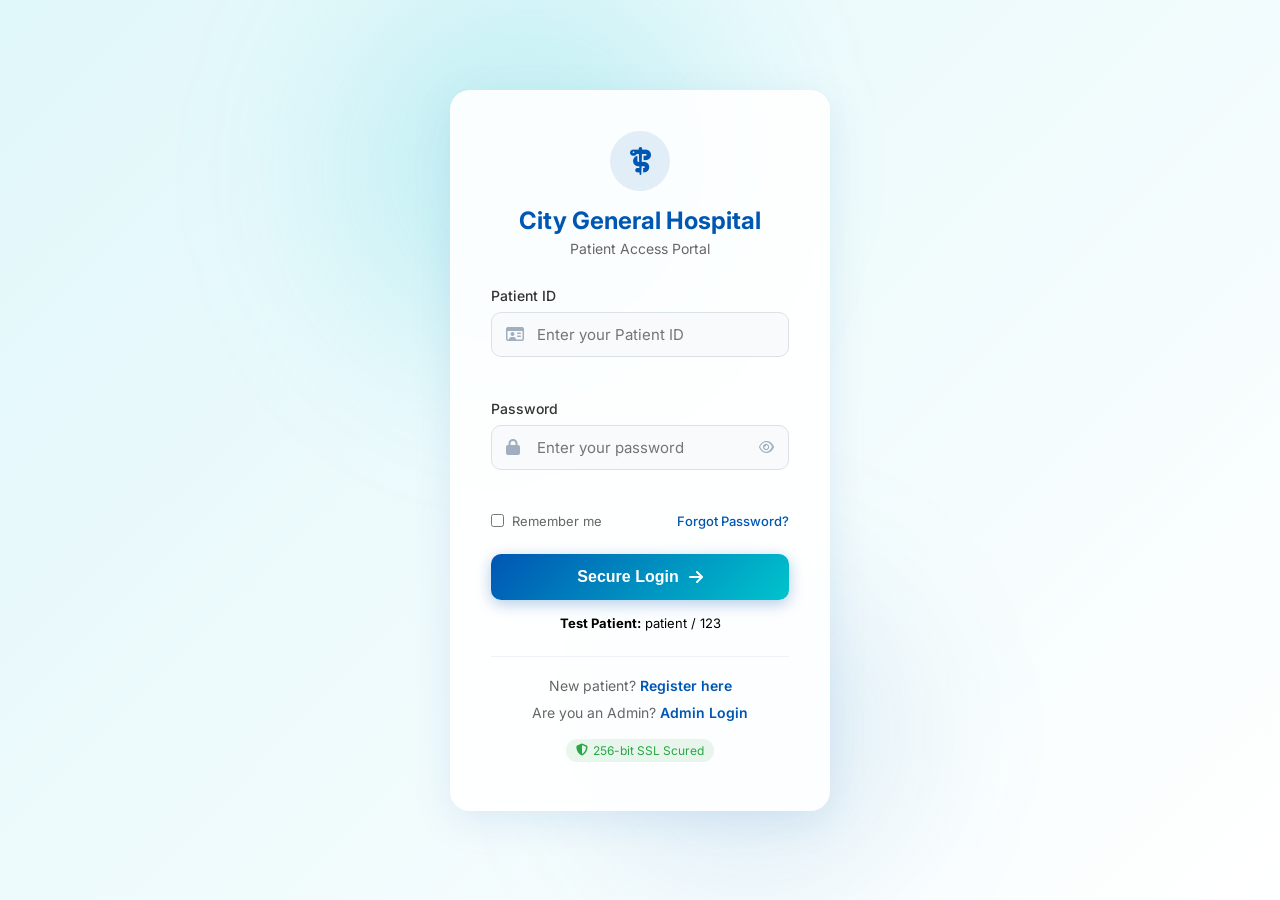
<file: index.html>
<!DOCTYPE html>
<html lang="en">

<head>
    <meta charset="UTF-8">
    <meta name="viewport" content="width=device-width, initial-scale=1.0">
    <title>Patient Portal Login - City General Hospital</title>
    <!-- Google Fonts -->
    <link rel="preconnect" href="https://fonts.googleapis.com">
    <link rel="preconnect" href="https://fonts.gstatic.com" crossorigin>
    <link href="https://fonts.googleapis.com/css2?family=Inter:wght@400;500;600;700&display=swap" rel="stylesheet">
    <!-- Font Awesome for Icons -->
    <link rel="stylesheet" href="https://cdnjs.cloudflare.com/ajax/libs/font-awesome/6.4.0/css/all.min.css">
    <link rel="stylesheet" href="style.css">
</head>

<body>
    <div class="login-container">
        <div class="login-card">
            <div class="brand-header">
                <div class="logo-icon">
                    <i class="fa-solid fa-staff-snake"></i>
                </div>
                <h1>City General Hospital</h1>
                <p>Patient Access Portal</p>
            </div>

            <form id="loginForm" class="login-form">
                <div class="input-group">
                    <label for="patientId">Patient ID</label>
                    <div class="input-wrapper">
                        <i class="fa-regular fa-id-card input-icon"></i>
                        <input type="text" id="patientId" placeholder="Enter your Patient ID" autocomplete="username">
                    </div>
                    <span class="error-message" id="idError"></span>
                </div>

                <div class="input-group">
                    <label for="password">Password</label>
                    <div class="input-wrapper">
                        <i class="fa-solid fa-lock input-icon"></i>
                        <input type="password" id="password" placeholder="Enter your password"
                            autocomplete="current-password">
                        <button type="button" class="toggle-password" id="togglePassword">
                            <i class="fa-regular fa-eye"></i>
                        </button>
                    </div>
                    <span class="error-message" id="passwordError"></span>
                </div>

                <div class="form-actions">
                    <div class="remember-me">
                        <input type="checkbox" id="remember">
                        <label for="remember">Remember me</label>
                    </div>
                    <a href="#" class="forgot-password">Forgot Password?</a>
                </div>

                <button type="submit" class="login-btn">
                    <span>Secure Login</span>
                    <i class="fa-solid fa-arrow-right"></i>
                </button>

                <div style="text-align: center; margin-top: 15px; font-size: 13px; color: var(--text-muted);">
                    <p><strong>Test Patient:</strong> patient / 123</p>
                </div>
            </form>

            <div class="footer-links">
                <p>New patient? <a href="register.html">Register here</a></p>
                <p style="margin-top: 10px;">Are you an Admin? <a href="admin-login.html">Admin Login</a></p>
                <p class="secure-badge" style="margin-top: 10px;"><i class="fa-solid fa-shield-halved"></i> 256-bit SSL Scured</p>
            </div>
        </div>

        <div class="background-decor">
            <div class="circle circle-1"></div>
            <div class="circle circle-2"></div>
        </div>
    </div>

    <div id="toast-container" class="toast-container"></div>
    <script src="script.js"></script>
</body>

</html>
</file>
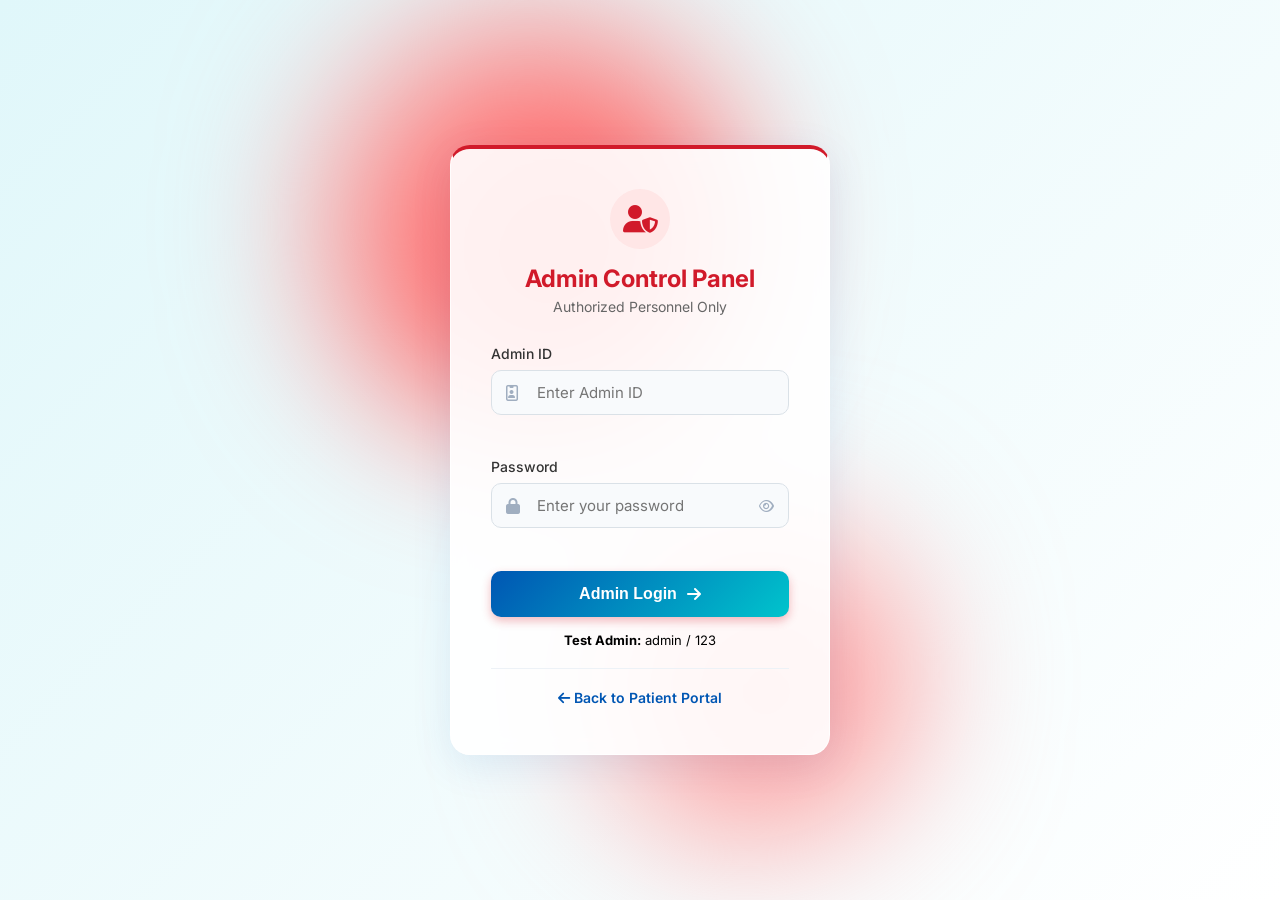
<file: admin-login.html>
<!DOCTYPE html>
<html lang="en">

<head>
    <meta charset="UTF-8">
    <meta name="viewport" content="width=device-width, initial-scale=1.0">
    <title>Admin Control Panel Login - City General Hospital</title>
    <!-- Google Fonts -->
    <link rel="preconnect" href="https://fonts.googleapis.com">
    <link rel="preconnect" href="https://fonts.gstatic.com" crossorigin>
    <link href="https://fonts.googleapis.com/css2?family=Inter:wght@400;500;600;700&display=swap" rel="stylesheet">
    <!-- Font Awesome for Icons -->
    <link rel="stylesheet" href="https://cdnjs.cloudflare.com/ajax/libs/font-awesome/6.4.0/css/all.min.css">
    <link rel="stylesheet" href="style.css">
    <style>
        .brand-header h1 {
            color: #d11a2a; /* Admin specific red */
        }
    </style>
</head>

<body>
    <div class="login-container">
        <div class="login-card" style="border-top: 4px solid #d11a2a;">
            <div class="brand-header">
                <div class="logo-icon" style="background-color: #ffe6e6; color: #d11a2a;">
                    <i class="fa-solid fa-user-shield"></i>
                </div>
                <h1>Admin Control Panel</h1>
                <p>Authorized Personnel Only</p>
            </div>

            <form id="adminLoginForm" class="login-form">
                <div class="input-group">
                    <label for="adminId">Admin ID</label>
                    <div class="input-wrapper">
                        <i class="fa-regular fa-id-badge input-icon"></i>
                        <input type="text" id="adminId" placeholder="Enter Admin ID" autocomplete="username">
                    </div>
                    <span class="error-message" id="idError"></span>
                </div>

                <div class="input-group">
                    <label for="password">Password</label>
                    <div class="input-wrapper">
                        <i class="fa-solid fa-lock input-icon"></i>
                        <input type="password" id="password" placeholder="Enter your password"
                            autocomplete="current-password">
                        <button type="button" class="toggle-password" id="togglePassword">
                            <i class="fa-regular fa-eye"></i>
                        </button>
                    </div>
                    <span class="error-message" id="passwordError"></span>
                </div>

                <button type="submit" class="login-btn mt-4" style="background-color: #d11a2a; border-color: #d11a2a; box-shadow: 0 4px 10px rgba(209, 26, 42, 0.3);">
                    <span>Admin Login</span>
                    <i class="fa-solid fa-arrow-right"></i>
                </button>

                <div style="text-align: center; margin-top: 15px; font-size: 13px; color: var(--text-muted);">
                    <p><strong>Test Admin:</strong> admin / 123</p>
                </div>
            </form>

            <div class="footer-links" style="margin-top: 20px;">
                <p><a href="index.html"><i class="fa-solid fa-arrow-left"></i> Back to Patient Portal</a></p>
            </div>
        </div>

        <div class="background-decor">
            <div class="circle circle-1" style="background: linear-gradient(135deg, #ff9999, #ff3333);"></div>
            <div class="circle circle-2" style="background: linear-gradient(135deg, #ffcccc, #ff6666);"></div>
        </div>
    </div>

    <div id="toast-container" class="toast-container"></div>
    <script src="admin-login.js"></script>
</body>

</html>
</file>
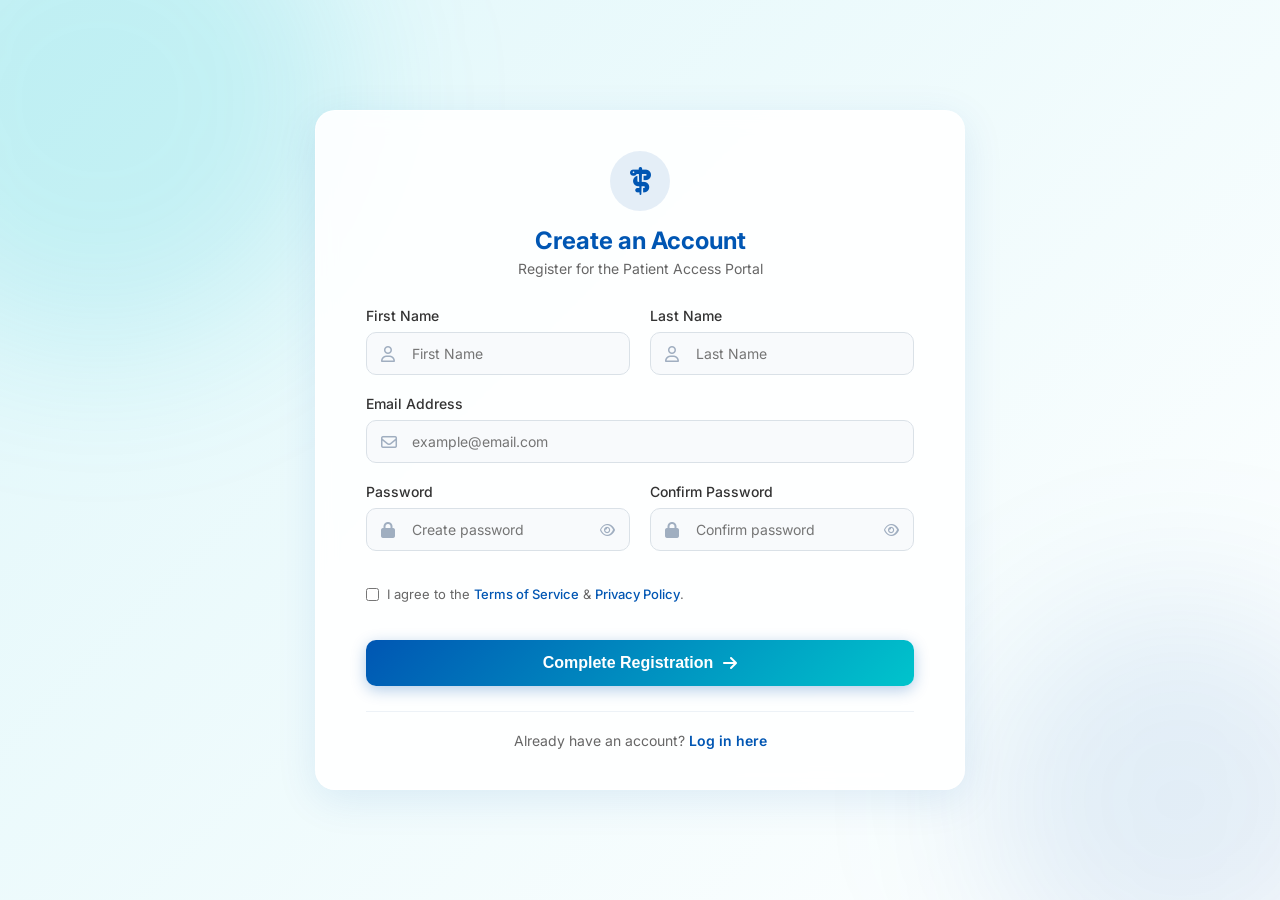
<file: register.html>
<!DOCTYPE html>
<html lang="en">

<head>
    <meta charset="UTF-8">
    <meta name="viewport" content="width=device-width, initial-scale=1.0">
    <title>Patient Registration - City General Hospital</title>
    <!-- Google Fonts -->
    <link rel="preconnect" href="https://fonts.googleapis.com">
    <link rel="preconnect" href="https://fonts.gstatic.com" crossorigin>
    <link href="https://fonts.googleapis.com/css2?family=Inter:wght@400;500;600;700&display=swap" rel="stylesheet">
    <!-- Font Awesome for Icons -->
    <link rel="stylesheet" href="https://cdnjs.cloudflare.com/ajax/libs/font-awesome/6.4.0/css/all.min.css">
    <link rel="stylesheet" href="register.css">
</head>

<body>
    <div class="register-container">
        <div class="register-card">
            <div class="brand-header">
                <div class="logo-icon">
                    <i class="fa-solid fa-staff-snake"></i>
                </div>
                <h1>Create an Account</h1>
                <p>Register for the Patient Access Portal</p>
            </div>

            <form id="registerForm" class="register-form">
                <div class="form-row">
                    <div class="input-group">
                        <label for="firstName">First Name</label>
                        <div class="input-wrapper">
                            <i class="fa-regular fa-user input-icon"></i>
                            <input type="text" id="firstName" placeholder="First Name">
                        </div>
                    </div>
                    <div class="input-group">
                        <label for="lastName">Last Name</label>
                        <div class="input-wrapper">
                            <i class="fa-regular fa-user input-icon"></i>
                            <input type="text" id="lastName" placeholder="Last Name">
                        </div>
                    </div>
                </div>

                <div class="input-group">
                    <label for="email">Email Address</label>
                    <div class="input-wrapper">
                        <i class="fa-regular fa-envelope input-icon"></i>
                        <input type="email" id="email" placeholder="example@email.com">
                    </div>
                </div>

                <div class="form-row">
                    <div class="input-group">
                        <label for="password">Password</label>
                        <div class="input-wrapper">
                            <i class="fa-solid fa-lock input-icon"></i>
                            <input type="password" id="password" placeholder="Create password">
                            <button type="button" class="toggle-password" data-target="password">
                                <i class="fa-regular fa-eye"></i>
                            </button>
                        </div>
                    </div>
                    <div class="input-group">
                        <label for="confirmPassword">Confirm Password</label>
                        <div class="input-wrapper">
                            <i class="fa-solid fa-lock input-icon"></i>
                            <input type="password" id="confirmPassword" placeholder="Confirm password">
                            <button type="button" class="toggle-password" data-target="confirmPassword">
                                <i class="fa-regular fa-eye"></i>
                            </button>
                        </div>
                    </div>
                </div>

                <div class="form-actions mt-3">
                    <div class="terms-check">
                        <input type="checkbox" id="terms" required>
                        <label for="terms">I agree to the <a href="#">Terms of Service</a> & <a href="#">Privacy
                                Policy</a>.</label>
                    </div>
                </div>

                <span class="error-message" id="globalError"></span>

                <button type="submit" class="register-btn mt-3">
                    <span>Complete Registration</span>
                    <i class="fa-solid fa-arrow-right"></i>
                </button>
            </form>

            <div class="footer-links">
                <p>Already have an account? <a href="index.html">Log in here</a></p>
            </div>
        </div>

        <div class="background-decor">
            <div class="circle circle-1"></div>
            <div class="circle circle-2"></div>
        </div>
    </div>

    <div id="toast-container" class="toast-container"></div>
    <script src="register.js"></script>
</body>

</html>
</file>
<file: style.css>
:root {
    --primary-color: #0056b3;
    --primary-dark: #004494;
    --accent-color: #00c4cc;
    --text-color: #333333;
    --text-light: #666666;
    --bg-gradient: linear-gradient(135deg, #e0f7fa 0%, #ffffff 100%);
    --card-bg: rgba(255, 255, 255, 0.9);
    --input-border: #dae1e7;
    --input-focus: #0056b3;
    --error-color: #dc3545;
    --success-color: #28a745;
    --shadow-soft: 0 10px 40px rgba(0, 86, 179, 0.1);
    --font-main: 'Inter', sans-serif;
}

* {
    margin: 0;
    padding: 0;
    box-sizing: border-box;
}

body {
    font-family: var(--font-main);
    background: var(--bg-gradient);
    height: 100vh;
    display: flex;
    justify-content: center;
    align-items: center;
    overflow: hidden;
    position: relative;
}

/* Background Decorations */
.background-decor .circle {
    position: absolute;
    border-radius: 50%;
    z-index: -1;
    filter: blur(80px);
}

.circle-1 {
    width: 400px;
    height: 400px;
    background: rgba(0, 196, 204, 0.15);
    top: -100px;
    left: -100px;
}

.circle-2 {
    width: 300px;
    height: 300px;
    background: rgba(0, 86, 179, 0.1);
    bottom: -50px;
    right: -50px;
}

/* Login Container & Card */
.login-container {
    width: 100%;
    max-width: 420px;
    padding: 20px;
    position: relative;
    z-index: 10;
}

.login-card {
    background: var(--card-bg);
    backdrop-filter: blur(10px);
    border-radius: 20px;
    padding: 40px;
    box-shadow: var(--shadow-soft);
    border: 1px solid rgba(255, 255, 255, 0.8);
    transition: transform 0.3s ease;
}

.login-card:hover {
    transform: translateY(-5px);
}

/* Header */
.brand-header {
    text-align: center;
    margin-bottom: 30px;
}

.logo-icon {
    width: 60px;
    height: 60px;
    background: rgba(0, 86, 179, 0.1);
    border-radius: 50%;
    display: flex;
    align-items: center;
    justify-content: center;
    margin: 0 auto 15px;
    color: var(--primary-color);
    font-size: 28px;
}

.brand-header h1 {
    font-size: 24px;
    color: var(--primary-color);
    font-weight: 700;
    margin-bottom: 5px;
}

.brand-header p {
    color: var(--text-light);
    font-size: 14px;
}

/* Form Elements */
.input-group {
    margin-bottom: 20px;
}

.input-group label {
    display: block;
    font-size: 14px;
    font-weight: 500;
    color: var(--text-color);
    margin-bottom: 8px;
}

.input-wrapper {
    position: relative;
}

.input-icon {
    position: absolute;
    left: 15px;
    top: 50%;
    transform: translateY(-50%);
    color: #a0aec0;
    transition: color 0.3s;
}

.input-wrapper input {
    width: 100%;
    padding: 12px 15px 12px 45px;
    border: 1px solid var(--input-border);
    border-radius: 10px;
    font-size: 15px;
    font-family: inherit;
    transition: all 0.3s;
    background: #f8fafc;
}

.input-wrapper input:focus {
    outline: none;
    border-color: var(--primary-color);
    background: #ffffff;
    box-shadow: 0 0 0 3px rgba(0, 86, 179, 0.1);
}

.input-wrapper input:focus+.input-icon,
.input-wrapper input:focus~.input-icon {
    color: var(--primary-color);
}

.toggle-password {
    position: absolute;
    right: 15px;
    top: 50%;
    transform: translateY(-50%);
    background: none;
    border: none;
    cursor: pointer;
    color: #a0aec0;
    transition: color 0.3s;
}

.toggle-password:hover {
    color: var(--text-color);
}

.error-message {
    display: block;
    color: var(--error-color);
    font-size: 12px;
    margin-top: 5px;
    min-height: 18px;
    /* Reserves space even when empty */
    opacity: 0;
    transform: translateY(-5px);
    transition: all 0.3s;
}

.error-message.visible {
    opacity: 1;
    transform: translateY(0);
}

.input-group.error input {
    border-color: var(--error-color);
}

.input-group.error .input-icon {
    color: var(--error-color);
}

/* Form Actions */
.form-actions {
    display: flex;
    justify-content: space-between;
    align-items: center;
    margin-bottom: 25px;
    font-size: 13px;
}

.remember-me {
    display: flex;
    align-items: center;
    gap: 8px;
    color: var(--text-light);
}

.forgot-password {
    color: var(--primary-color);
    text-decoration: none;
    font-weight: 500;
    transition: color 0.3s;
}

.forgot-password:hover {
    color: var(--primary-dark);
    text-decoration: underline;
}

/* Button */
.login-btn {
    width: 100%;
    padding: 14px;
    background: linear-gradient(135deg, var(--primary-color), var(--accent-color));
    color: white;
    border: none;
    border-radius: 10px;
    font-size: 16px;
    font-weight: 600;
    cursor: pointer;
    transition: all 0.3s;
    display: flex;
    justify-content: center;
    align-items: center;
    gap: 10px;
    box-shadow: 0 4px 15px rgba(0, 86, 179, 0.3);
}

.login-btn:hover {
    background: linear-gradient(135deg, var(--primary-dark), var(--primary-color));
    transform: translateY(-2px);
    box-shadow: 0 6px 20px rgba(0, 86, 179, 0.4);
}

.login-btn:active {
    transform: translateY(0);
}

/* Footer */
.footer-links {
    text-align: center;
    margin-top: 25px;
    padding-top: 20px;
    border-top: 1px solid #edf2f7;
}

.footer-links p {
    font-size: 14px;
    color: var(--text-light);
    margin-bottom: 8px;
}

.footer-links a {
    color: var(--primary-color);
    font-weight: 600;
    text-decoration: none;
}

.secure-badge {
    font-size: 12px !important;
    color: #28a745 !important;
    display: inline-flex;
    align-items: center;
    gap: 5px;
    background: rgba(40, 167, 69, 0.1);
    padding: 4px 10px;
    border-radius: 12px;
}

/* Responsive */
@media (max-width: 480px) {
    .login-card {
        padding: 30px 20px;
    }

    .brand-header h1 {
        font-size: 22px;
    }
}
</file>
<file: register.css>
:root {
    --primary-color: #0056b3;
    --primary-dark: #004494;
    --accent-color: #00c4cc;
    --text-color: #333333;
    --text-light: #666666;
    --bg-gradient: linear-gradient(135deg, #e0f7fa 0%, #ffffff 100%);
    --card-bg: rgba(255, 255, 255, 0.9);
    --input-border: #dae1e7;
    --input-focus: #0056b3;
    --error-color: #dc3545;
    --success-color: #28a745;
    --shadow-soft: 0 10px 40px rgba(0, 86, 179, 0.1);
    --font-main: 'Inter', sans-serif;
}

* {
    margin: 0;
    padding: 0;
    box-sizing: border-box;
}

body {
    font-family: var(--font-main);
    background: var(--bg-gradient);
    min-height: 100vh;
    display: flex;
    justify-content: center;
    align-items: center;
    position: relative;
    padding: 40px 20px;
}

/* Background Decorations */
.background-decor .circle {
    position: fixed;
    border-radius: 50%;
    z-index: -1;
    filter: blur(80px);
}

.circle-1 {
    width: 500px;
    height: 500px;
    background: rgba(0, 196, 204, 0.15);
    top: -150px;
    left: -150px;
}

.circle-2 {
    width: 400px;
    height: 400px;
    background: rgba(0, 86, 179, 0.1);
    bottom: -100px;
    right: -100px;
}

/* Register Container & Card */
.register-container {
    width: 100%;
    max-width: 650px;
    /* Wider for 2-column layout */
    position: relative;
    z-index: 10;
}

.register-card {
    background: var(--card-bg);
    backdrop-filter: blur(10px);
    border-radius: 20px;
    padding: 40px 50px;
    box-shadow: var(--shadow-soft);
    border: 1px solid rgba(255, 255, 255, 0.8);
    transition: transform 0.3s ease;
}

.register-card:hover {
    transform: translateY(-5px);
}

/* Header */
.brand-header {
    text-align: center;
    margin-bottom: 30px;
}

.logo-icon {
    width: 60px;
    height: 60px;
    background: rgba(0, 86, 179, 0.1);
    border-radius: 50%;
    display: flex;
    align-items: center;
    justify-content: center;
    margin: 0 auto 15px;
    color: var(--primary-color);
    font-size: 28px;
}

.brand-header h1 {
    font-size: 24px;
    color: var(--primary-color);
    font-weight: 700;
    margin-bottom: 5px;
}

.brand-header p {
    color: var(--text-light);
    font-size: 14px;
}

/* Form Elements */
.form-row {
    display: flex;
    gap: 20px;
}

.form-row .input-group {
    flex: 1;
}

.input-group {
    margin-bottom: 20px;
}

.input-group label {
    display: block;
    font-size: 14px;
    font-weight: 500;
    color: var(--text-color);
    margin-bottom: 8px;
}

.input-wrapper {
    position: relative;
}

.input-icon {
    position: absolute;
    left: 15px;
    top: 50%;
    transform: translateY(-50%);
    color: #a0aec0;
    transition: color 0.3s;
}

.input-wrapper input {
    width: 100%;
    padding: 12px 15px 12px 45px;
    border: 1px solid var(--input-border);
    border-radius: 10px;
    font-size: 14px;
    font-family: inherit;
    transition: all 0.3s;
    background: #f8fafc;
}

.input-wrapper input:focus {
    outline: none;
    border-color: var(--primary-color);
    background: #ffffff;
    box-shadow: 0 0 0 3px rgba(0, 86, 179, 0.1);
}

.input-wrapper input:focus+.input-icon,
.input-wrapper input:focus~.input-icon {
    color: var(--primary-color);
}

.toggle-password {
    position: absolute;
    right: 15px;
    top: 50%;
    transform: translateY(-50%);
    background: none;
    border: none;
    cursor: pointer;
    color: #a0aec0;
    transition: color 0.3s;
}

.toggle-password:hover {
    color: var(--text-color);
}

.error-message {
    display: block;
    color: var(--error-color);
    font-size: 13px;
    margin-top: 5px;
    margin-bottom: 10px;
    text-align: center;
    min-height: 18px;
    opacity: 0;
    transition: all 0.3s;
}

.error-message.visible {
    opacity: 1;
}

.input-group.error input {
    border-color: var(--error-color);
}

.input-group.error .input-icon {
    color: var(--error-color);
}

/* Form Actions */
.terms-check {
    display: flex;
    align-items: center;
    gap: 8px;
    font-size: 13px;
    color: var(--text-light);
}

.terms-check a {
    color: var(--primary-color);
    text-decoration: none;
    font-weight: 500;
}

.terms-check a:hover {
    text-decoration: underline;
}

.mt-3 {
    margin-top: 15px;
}

/* Button */
.register-btn {
    width: 100%;
    padding: 14px;
    background: linear-gradient(135deg, var(--primary-color), var(--accent-color));
    color: white;
    border: none;
    border-radius: 10px;
    font-size: 16px;
    font-weight: 600;
    cursor: pointer;
    transition: all 0.3s;
    display: flex;
    justify-content: center;
    align-items: center;
    gap: 10px;
    box-shadow: 0 4px 15px rgba(0, 86, 179, 0.3);
}

.register-btn:hover {
    background: linear-gradient(135deg, var(--primary-dark), var(--primary-color));
    transform: translateY(-2px);
    box-shadow: 0 6px 20px rgba(0, 86, 179, 0.4);
}

.register-btn:active {
    transform: translateY(0);
}

/* Footer */
.footer-links {
    text-align: center;
    margin-top: 25px;
    padding-top: 20px;
    border-top: 1px solid #edf2f7;
}

.footer-links p {
    font-size: 14px;
    color: var(--text-light);
}

.footer-links a {
    color: var(--primary-color);
    font-weight: 600;
    text-decoration: none;
}

/* Responsive */
@media (max-width: 600px) {
    .register-card {
        padding: 30px 20px;
    }

    .form-row {
        flex-direction: column;
        gap: 0;
    }
}
</file>
